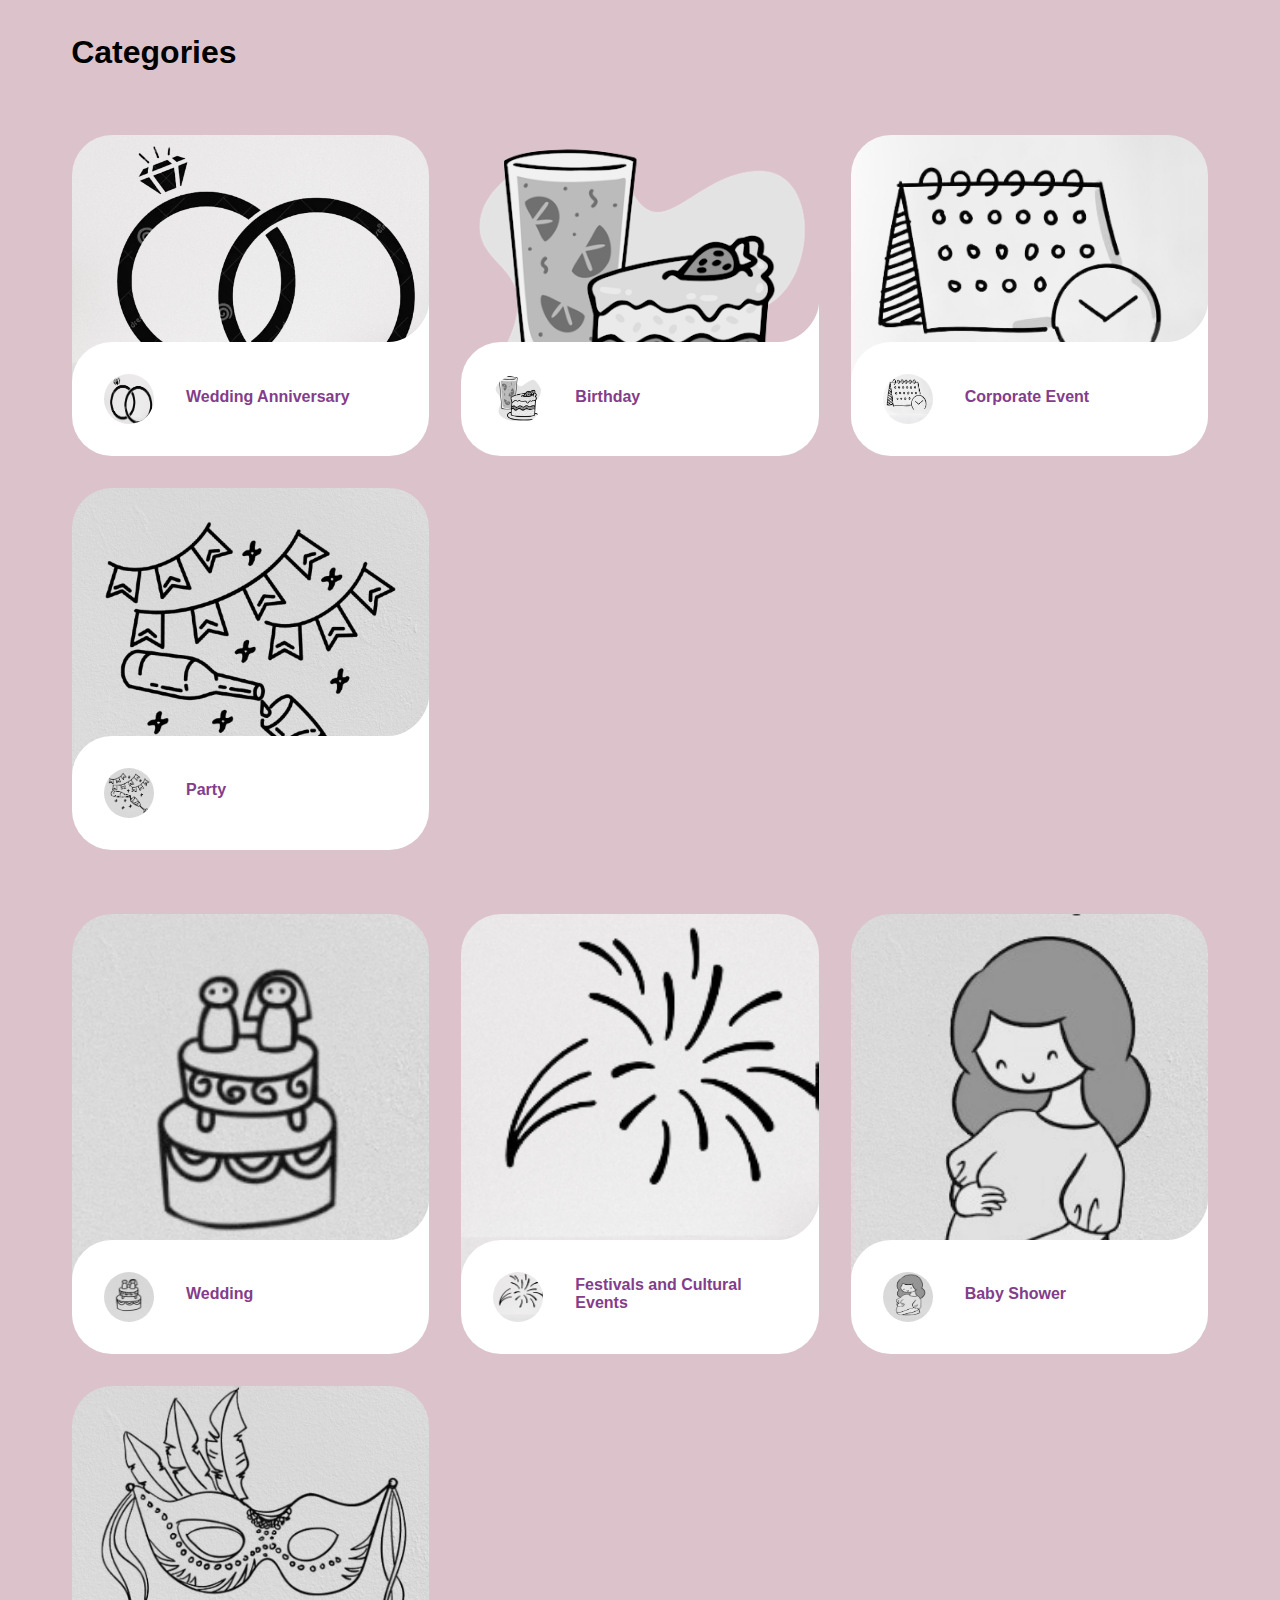
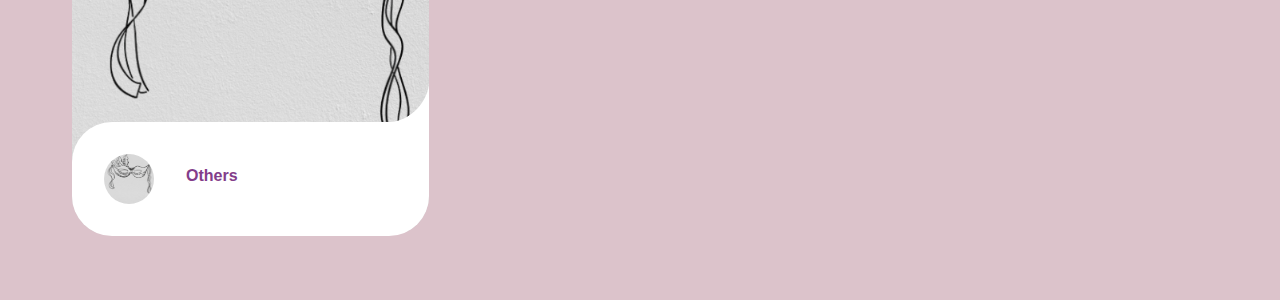
<file: category.html>
<!DOCTYPE html>
<html lang="en">
<head>
  <meta charset="UTF-8">
  <meta name="viewport" content="width=device-width, initial-scale=1.0">
  <title>Card Layout</title>
  <link rel="stylesheet" href="category.css">
</head>
<body>
  <h1 style="padding-left: 5%; padding-top: 1%;">Categories</h1>
  <ul class="cards">
    <li>
      <a href="" class="card">
        <img src="ring.png" class="card__image" alt="" />
        <div class="card__overlay">
          <div class="card__header">
            <svg class="card__arc" xmlns="http://www.w3.org/2000/svg"><path /></svg>                     
            <img class="card__thumb" src="ring.png" alt="" />
            <div class="card__header-text">
              <h3 class="card__title">Wedding Anniversary</h3>            
              <!-- <span class="card__status">1 hour ago</span> -->
            </div>
          </div>
          <p class="card__description">Lorem ipsum dolor sit amet consectetur adipisicing elit. Asperiores, blanditiis?</p>
        </div>
      </a>      
    </li>
    <li>
      <a href="" class="card">
        <img src="/The Munchies - Desserts.png" class="card__image" alt="" />
        <div class="card__overlay">        
          <div class="card__header">
            <svg class="card__arc" xmlns="http://www.w3.org/2000/svg"><path /></svg>                 
            <img class="card__thumb" src="The Munchies - Desserts.png" alt="" />
            <div class="card__header-text">
              <h3 class="card__title">Birthday</h3>
              <!-- <span class="card__status">3 hours ago</span> -->
            </div>
          </div>
          <p class="card__description">Lorem ipsum dolor sit amet consectetur adipisicing elit. Asperiores, blanditiis?</p>
        </div>
      </a>
    </li>
    <li>
      <a href="" class="card">
        <img src="corp2.png" class="card__image" alt="" />
        <div class="card__overlay">
          <div class="card__header">
            <svg class="card__arc" xmlns="http://www.w3.org/2000/svg"><path /></svg>                     
            <img class="card__thumb" src="corp2.png" alt="" />
            <div class="card__header-text">
              <h3 class="card__title">Corporate Event</h3>         
              <!-- <span class="card__status">1 hour ago</span> -->
            </div>
          </div>
          <p class="card__description">Lorem ipsum dolor sit amet consectetur adipisicing elit. Asperiores, blanditiis?</p>
        </div>
      </a>
    </li>
    <li>
      <a href="" class="card">
        <img src="party-removebg-preview.png" class="card__image" alt="" />
        <div class="card__overlay">
          <div class="card__header">
            <svg class="card__arc" xmlns="http://www.w3.org/2000/svg"><path /></svg>                 
            <img class="card__thumb" src="party-removebg-preview.png" alt="" />
            <div class="card__header-text">
              <h3 class="card__title">Party</h3>
              <!-- <span class="card__status">3 hours ago</span> -->
            </div>          
          </div>
          <p class="card__description">Lorem ipsum dolor sit amet consectetur adipisicing elit. Asperiores, blanditiis?</p>
        </div>
      </a>
    </li>    
  </ul>
  <ul class="cards">
    <li>
      <a href="" class="card">
        <img src="marriage.png" class="card__image" alt="" />
        <div class="card__overlay">
          <div class="card__header">
            <svg class="card__arc" xmlns="http://www.w3.org/2000/svg"><path /></svg>                     
            <img class="card__thumb" src="marriage.png" alt="" />
            <div class="card__header-text">
              <h3 class="card__title">Wedding</h3>            
              <!-- <span class="card__status">1 hour ago</span> -->
            </div>
          </div>
          <p class="card__description">Lorem ipsum dolor sit amet consectetur adipisicing elit. Asperiores, blanditiis?</p>
        </div>
      </a>      
    </li>
    <li>
      <a href="" class="card">
        <img src="celeb.png" class="card__image" alt="" />
        <div class="card__overlay">        
          <div class="card__header">
            <svg class="card__arc" xmlns="http://www.w3.org/2000/svg"><path /></svg>                 
            <img class="card__thumb" src="celeb.png" alt="" />
            <div class="card__header-text">
              <h3 class="card__title">Festivals and Cultural Events</h3>
              <!-- <span class="card__status">3 hours ago</span> -->
            </div>
          </div>
          <p class="card__description">Lorem ipsum dolor sit amet consectetur adipisicing elit. Asperiores, blanditiis?</p>
        </div>
      </a>
    </li>
    <li>
      <a href="" class="card">
        <img src="mom.png" class="card__image" alt="" />
        <div class="card__overlay">
          <div class="card__header">
            <svg class="card__arc" xmlns="http://www.w3.org/2000/svg"><path /></svg>                     
            <img class="card__thumb" src="mom.png" alt="" />
            <div class="card__header-text">
              <h3 class="card__title">Baby Shower</h3>         
              <!-- <span class="card__status">1 hour ago</span> -->
            </div>
          </div>
          <p class="card__description">Lorem ipsum dolor sit amet consectetur adipisicing elit. Asperiores, blanditiis?</p>
        </div>
      </a>
    </li>
    <li>
      <a href="" class="card">
        <img src="party.png" class="card__image" alt="" />
        <div class="card__overlay">
          <div class="card__header">
            <svg class="card__arc" xmlns="http://www.w3.org/2000/svg"><path /></svg>                 
            <img class="card__thumb" src="party.png" alt="" />
            <div class="card__header-text">
              <h3 class="card__title">Others</h3>
              <!-- <span class="card__status">3 hours ago</span> -->
            </div>          
          </div>
          <p class="card__description">Lorem ipsum dolor sit amet consectetur adipisicing elit. Asperiores, blanditiis?</p>
        </div>
      </a>
    </li>    
  </ul>
</body>
</html>
</file>
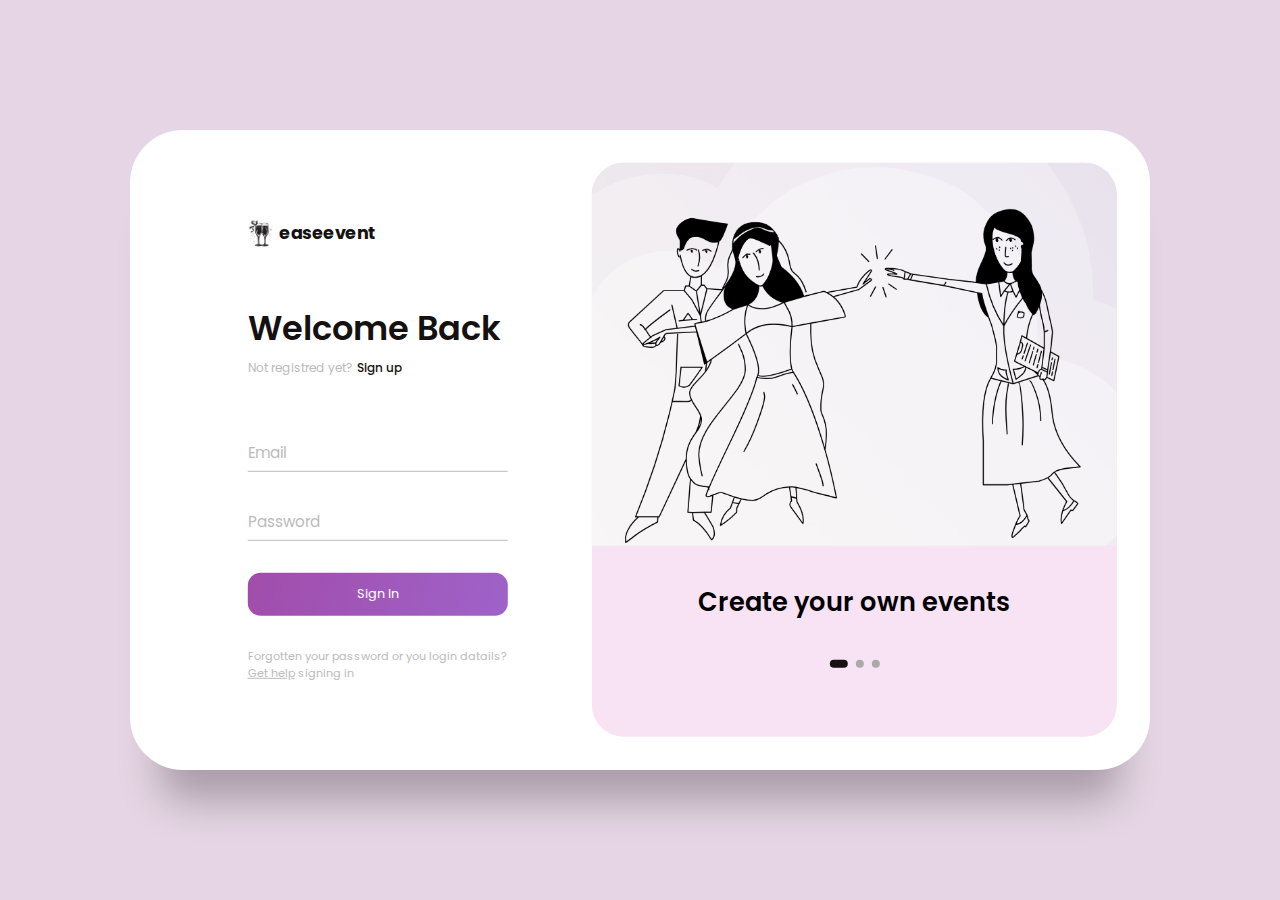
<file: login.html>
<!DOCTYPE html>
<html lang="en">
  <head>
    <meta charset="UTF-8" />
    <meta http-equiv="X-UA-Compatible" content="IE=edge" />
    <meta name="viewport" content="width=device-width, initial-scale=1.0" />
    <title>Login</title>
    <link rel="stylesheet" href="login.css" />
  </head>
  <body>
    <main>
      <div class="box">
        <div class="inner-box">
          <div class="forms-wrap">
            <form action="login.php" method="post" autocomplete="off" class="sign-in-form">


              <div class="logo">
                <img src="Login/5.png" alt="easeevent" />
                <h4 style="padding-top: 3%;">easeevent</h4>
              </div>

              <div class="heading">
                <h2>Welcome Back</h2>
                <h6>Not registred yet?</h6>
                <a href="#" class="toggle">Sign up</a>
              </div>

              <div class="actual-form">
                <div class="input-wrap">
                  <input
                    type="text"
                    minlength="4"
                    class="input-field"
                    autocomplete="off"
                    required
                  />
                  <label>Email</label>
                </div>

                <div class="input-wrap">
                  <input
                    type="password"
                    minlength="4"
                    class="input-field"
                    autocomplete="off"
                    required
                  />
                  <label>Password</label>
                </div>

                <input type="submit" value="Sign In" class="sign-btn" />

                <p class="text">
                  Forgotten your password or you login datails?
                  <a href="#">Get help</a> signing in
                </p>
              </div>
            </form>

            <form action="register.php" method="post" autocomplete="off" class="sign-up-form">

              <div class="logo">
                <img src="Login/5.png" alt="easeevent" />
                <h4 style="padding-top: 3%;">easeevent</h4>
              </div>

              <div class="heading">
                <h2>Get Started</h2>
                <h6>Already have an account?</h6>
                <a href="#" class="toggle">Sign in</a>
              </div>

              <div class="actual-form">
                <div class="input-wrap" style="display: flex; align-content: space-between;">
                  <div style="margin-right:50%;">
                  <input type="radio" id="User" name="accountType" value="User" required>
                  <label for="User" style="margin-right: 100%; padding-bottom: 5%; padding-left: 10%;">User</label>
                  </div>
                  <div style="margin-right: 50%;">
                  <input type="radio" id="Vendor" name="accountType" value="Vendor" required>
                  <label for="Vendor" style="margin-left: 60%;padding-bottom: 5%; padding-left: 5%;">Vendor</label>
                  </div>
              </div>
              

                <div class="input-wrap">
                  <input
                    type="text"
                    minlength="4"
                    class="input-field"
                    autocomplete="off"
                    required
                  />
                  <label>Name</label>
                </div>

                <div class="input-wrap">
                  <input
                    type="email"
                    class="input-field"
                    autocomplete="off"
                    required
                  />
                  <label>Email</label>
                </div>

                <div class="input-wrap">
                  <input
                    type="password"
                    minlength="4"
                    class="input-field"
                    autocomplete="off"
                    required
                  />
                  <label>Password</label>
                </div>
                

                <input type="submit" value="Sign Up" class="sign-btn" />

                <p class="text">
                  By signing up, I agree to the
                  <a href="#">Terms of Services</a> and
                  <a href="#">Privacy Policy</a>
                </p>
              </div>
            </form>
          </div>

          <div class="carousel">
            <div class="images-wrapper">
              <img src="Login/4.png" class="image img-1 show" alt="" />
              <img src="Login/6.png" class="image img-2" alt="" />
              <img src="Login/7.png" class="image img-3" alt="" />
            </div>

            <div class="text-slider">
              <div class="text-wrap">
                <div class="text-group">
                  <h2>Create your own events</h2>
                  <h2>Look for perfect vendors</h2>
                  <h2>Customize as you like</h2>
                </div>
              </div>

              <div class="bullets">
                <span class="active" data-value="1"></span>
                <span data-value="2"></span>
                <span data-value="3"></span>
              </div>
            </div>
          </div>
        </div>
      </div>
    </main>

    <!-- Javascript file -->

    <script src="login.js"></script>
  </body>
</html>
</file>
<file: category.css>
:root {
  --surface-color: #fff;
  --curve: 40;
}

* {
  box-sizing: border-box;
}

body {
  font-family: 'Noto Sans JP', sans-serif;
  background-color: #DCC3CB; 
}

.cards {
  display: grid;
  grid-template-columns: repeat(auto-fit, minmax(300px, 1fr));
  gap: 2rem;
  margin: 4rem 5vw;
  padding: 0;
  list-style-type: none;
}

.card {
  position: relative;
  display: block;
  height: 100%;  
  border-radius: calc(var(--curve) * 1px);
  overflow: hidden;
  text-decoration: none;
}

.card__image {      
  width: 100%;
  height: auto;
}

.card__overlay {
  position: absolute;
  bottom: 0;
  left: 0;
  right: 0;
  z-index: 1;      
  border-radius: calc(var(--curve) * 1px);    
  background-color: var(--surface-color);      
  transform: translateY(100%);
  transition: .2s ease-in-out;
}

.card:hover .card__overlay {
  transform: translateY(0);
}

.card__header {
  position: relative;
  display: flex;
  align-items: center;
  gap: 2em;
  padding: 2em;
  border-radius: calc(var(--curve) * 1px) 0 0 0;    
  background-color: var(--surface-color);
  transform: translateY(-100%);
  transition: .2s ease-in-out;
}

.card__arc {
  width: 80px;
  height: 80px;
  position: absolute;
  bottom: 100%;
  right: 0;      
  z-index: 1;
}

.card__arc path {
  fill: var(--surface-color);
  d: path("M 40 80 c 22 0 40 -22 40 -40 v 40 Z");
}       

.card:hover .card__header {
  transform: translateY(0);
}

.card__thumb {
  flex-shrink: 0;
  width: 50px;
  height: 50px;      
  border-radius: 50%;      
}

.card__title {
  font-size: 1em;
  margin: 0 0 .3em;
  color: #833D8A; 
}

.card__tagline {
  display: block;
  margin: 1em 0;
  font-family: "MockFlowFont";  
  font-size: .8em; 
  color: #000; 
}

.card__status {
  font-size: .8em;
  color: #000; 
}

.card__description {
  padding: 0 2em 2em;
  margin: 0;
  color: #000; 
  font-family: "MockFlowFont";   
  display: -webkit-box;
  -webkit-box-orient: vertical;
  -webkit-line-clamp: 3;
  overflow: hidden;
}
</file>
<file: login.css>
@import url("https://fonts.googleapis.com/css2?family=Poppins:wght@200;300;400;500;600;700;800&display=swap");

*,
*::before,
*::after {
  padding: 0;
  margin: 0;
  box-sizing: border-box;
}

body,
input {
  font-family: "Poppins", sans-serif;
}

main {
  width: 100%;
  min-height: 100vh;
  overflow: hidden;
  background-color: rgba(214, 187, 211, 0.6);
  padding: 2rem;
  display: flex;
  align-items: center;
  justify-content: center;
}

.box {
  position: relative;
  width: 100%;
  max-width: 1020px;
  height: 640px;
  background-color: #fff;
  border-radius: 3.3rem;
  box-shadow: 0 60px 40px -30px rgba(0, 0, 0, 0.27);
}

.inner-box {
  position: absolute;
  width: calc(100% - 4.1rem);
  height: calc(100% - 4.1rem);
  top: 50%;
  left: 50%;
  transform: translate(-50%, -50%);
}

.forms-wrap {
  position: absolute;
  height: 100%;
  width: 45%;
  top: 0;
  left: 0;
  display: grid;
  grid-template-columns: 1fr;
  grid-template-rows: 1fr;
  transition: 0.8s ease-in-out;
}

form {
  max-width: 260px;
  width: 100%;
  margin: 0 auto;
  height: 100%;
  display: flex;
  flex-direction: column;
  justify-content: space-evenly;
  grid-column: 1 / 2;
  grid-row: 1 / 2;
  transition: opacity 0.02s 0.4s;
}

form.sign-up-form {
  opacity: 0;
  pointer-events: none;
}

.logo {
  display: flex;
  align-items: center;
}

.logo img {
  width: 27px;
  margin-right: 0.3rem;
}

.logo h4 {
  font-size: 1.1rem;
  margin-top: -9px;
  letter-spacing: -0.5px;
  color: #151111;
}

.heading h2 {
  font-size: 2.1rem;
  font-weight: 600;
  color: #151111;
}

.heading h6 {
  color: #bababa;
  font-weight: 400;
  font-size: 0.75rem;
  display: inline;
}

.toggle {
  color: #151111;
  text-decoration: none;
  font-size: 0.75rem;
  font-weight: 500;
  transition: 0.3s;
}

.toggle:hover {
  color: #472946;
}

.input-wrap {
  position: relative;
  height: 37px;
  margin-bottom: 2rem;
}

.input-field {
  position: absolute;
  width: 100%;
  height: 100%;
  background: none;
  border: none;
  outline: none;
  border-bottom: 1px solid #bbb;
  padding: 0;
  font-size: 0.95rem;
  color: #151111;
  transition: 0.4s;
}

label {
  position: absolute;
  left: 0;
  top: 50%;
  transform: translateY(-50%);
  font-size: 0.95rem;
  color: #bbb;
  pointer-events: none;
  transition: 0.4s;
}

.input-field.active {
  border-bottom-color: #151111;
}

.input-field.active + label {
  font-size: 0.75rem;
  top: -2px;
}

.sign-btn {
  display: inline-block;
  width: 100%;
  height: 43px;
  background: linear-gradient(282deg, #9f62c9, #a14dab);
  color: #fff;
  border: 1px solid #a14dab;
  border: none;
  cursor: pointer;
  border-radius: 0.8rem;
  font-size: 0.8rem;
  margin-bottom: 2rem;
  transition: 0.3s;
}

.sign-btn:hover {
  height: 36px;
}

.text {
  color: #bbb;
  font-size: 0.7rem;
}

.text a {
  color: #bbb;
  transition: 0.3s;
}

.text a:hover {
  color: #73386c;
}

main.sign-up-mode form.sign-in-form {
  opacity: 0;
  pointer-events: none;
}

main.sign-up-mode form.sign-up-form {
  opacity: 1;
  pointer-events: all;
}

main.sign-up-mode .forms-wrap {
  left: 55%;
}

main.sign-up-mode .carousel {
  left: 0%;
}

.carousel {
  position: absolute;
  height: 100%;
  width: 55%;
  left: 45%;
  top: 0;
  background-color: #f7e3f3;
  border-radius: 2rem;
  display: grid;
  grid-template-rows: auto 1fr;
  padding-bottom: 2rem;
  overflow: hidden;
  transition: 0.8s ease-in-out;
}

.images-wrapper {
  display: grid;
  grid-template-columns: 1fr;
  grid-template-rows: 1fr;
}

.image {
  width: 100%;
  grid-column: 1/2;
  grid-row: 1/2;
  opacity: 0;
  transition: opacity 0.3s, transform 0.5s;
}

.img-1 {
  transform: translate(0, -50px);
}

.img-2 {
  transform: scale(0.4, 0.5);
}

.img-3 {
  transform: scale(0.3) rotate(-20deg);
}

.image.show {
  opacity: 1;
  transform: none;
}

.text-slider {
  display: flex;
  align-items: center;
  justify-content: center;
  flex-direction: column;
}

.text-wrap {
  max-height: 2.2rem;
  overflow: hidden;
  margin-bottom: 2.5rem;
}

.text-group {
  display: flex;
  flex-direction: column;
  text-align: center;
  transform: translateY(0);
  transition: 0.5s;
}

.text-group h2 {
  line-height: 2.2rem;
  font-weight: 600;
  font-size: 1.6rem;
}

.bullets {
  display: flex;
  align-items: center;
  justify-content: center;
}

.bullets span {
  display: block;
  width: 0.5rem;
  height: 0.5rem;
  background-color: #aaa;
  margin: 0 0.25rem;
  border-radius: 50%;
  cursor: pointer;
  transition: 0.3s;
}

.bullets span.active {
  width: 1.1rem;
  background-color: #151111;
  border-radius: 1rem;
}

@media (max-width: 850px) {
  .box {
    height: auto;
    max-width: 550px;
    overflow: hidden;
  }

  .inner-box {
    position: static;
    transform: none;
    width: revert;
    height: revert;
    padding: 2rem;
  }

  .forms-wrap {
    position: revert;
    width: 100%;
    height: auto;
  }

  form {
    max-width: revert;
    padding: 1.5rem 2.5rem 2rem;
    transition: transform 0.8s ease-in-out, opacity 0.45s linear;
  }

  .heading {
    margin: 2rem 0;
  }

  form.sign-up-form {
    transform: translateX(100%);
  }

  main.sign-up-mode form.sign-in-form {
    transform: translateX(-100%);
  }

  main.sign-up-mode form.sign-up-form {
    transform: translateX(0%);
  }

  .carousel {
    position: revert;
    height: auto;
    width: 100%;
    padding: 3rem 2rem;
    display: flex;
  }

  .images-wrapper {
    display: none;
  }

  .text-slider {
    width: 100%;
  }
}

@media (max-width: 530px) {
  main {
    padding: 1rem;
  }

  .box {
    border-radius: 2rem;
  }

  .inner-box {
    padding: 1rem;
  }

  .carousel {
    padding: 1.5rem 1rem;
    border-radius: 1.6rem;
  }

  .text-wrap {
    margin-bottom: 1rem;
  }

  .text-group h2 {
    font-size: 1.2rem;
  }

  form {
    padding: 1rem 2rem 1.5rem;
  }
}
</file>
